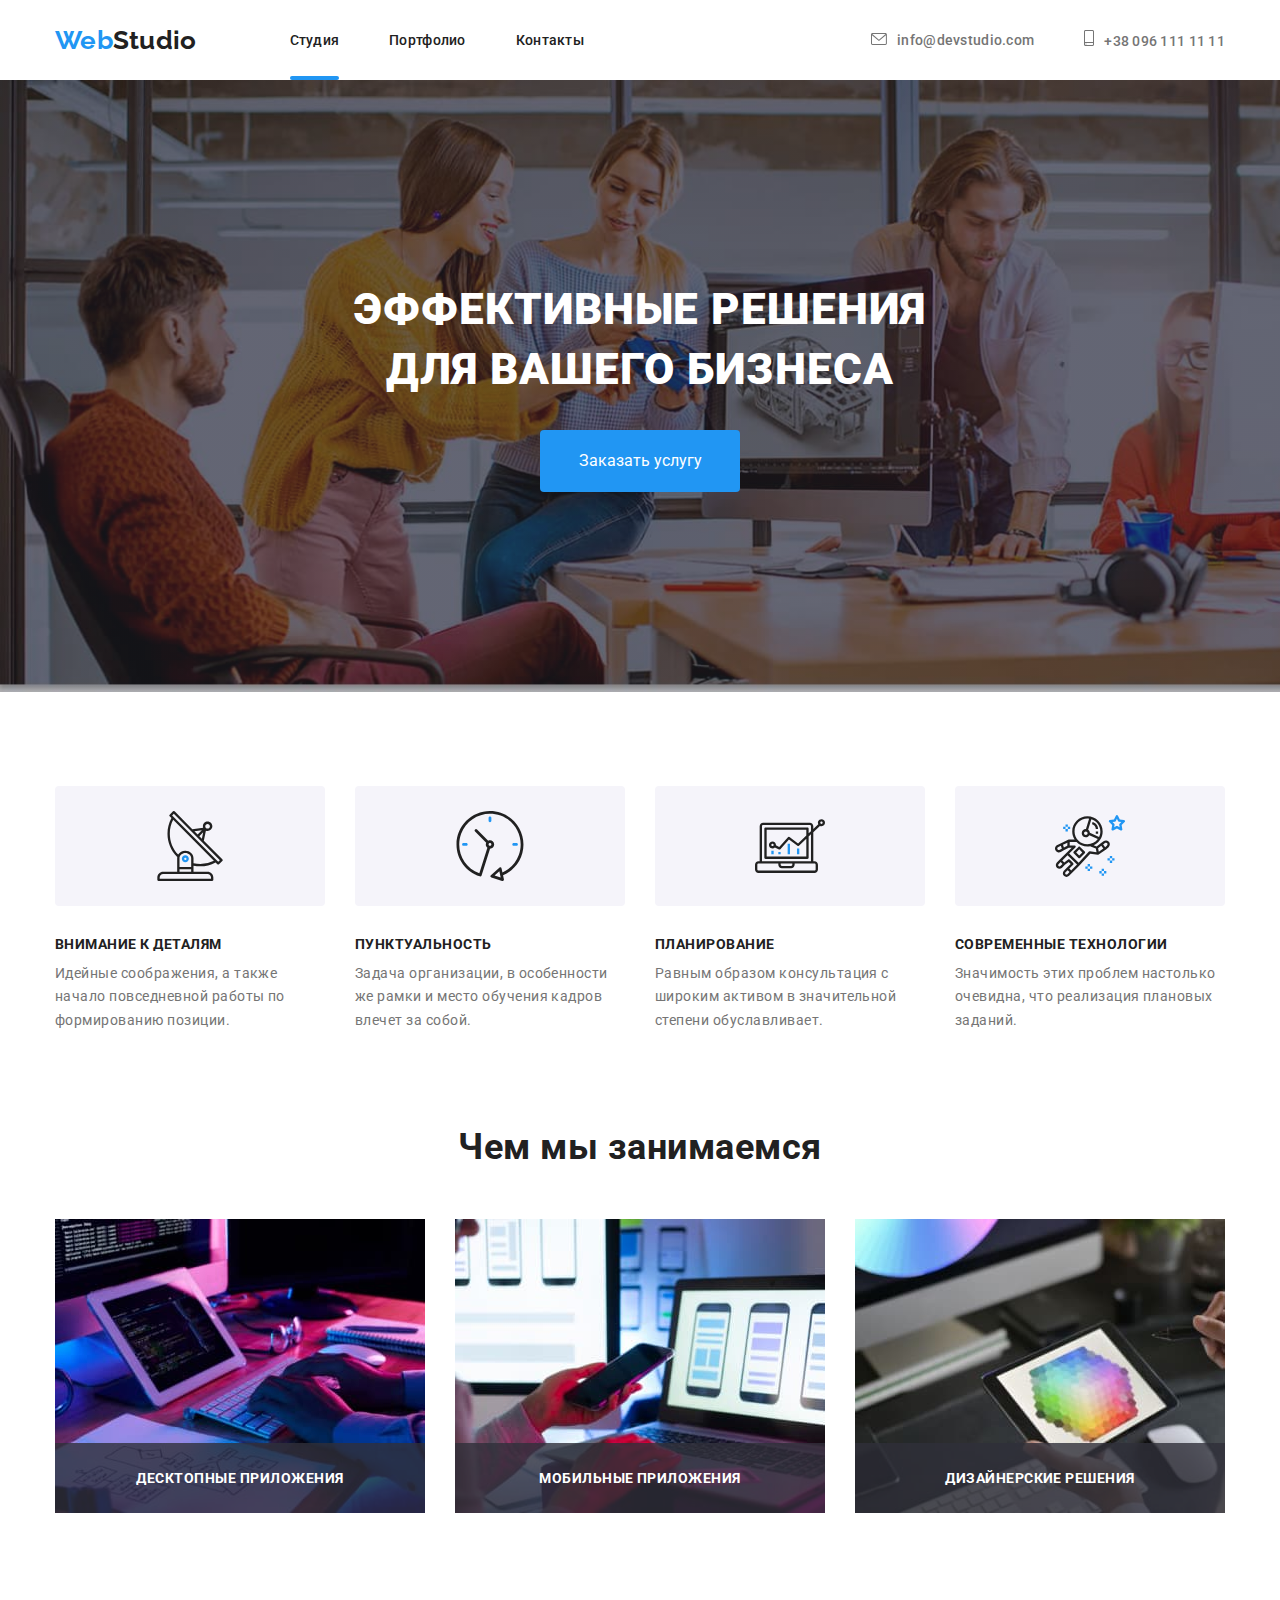
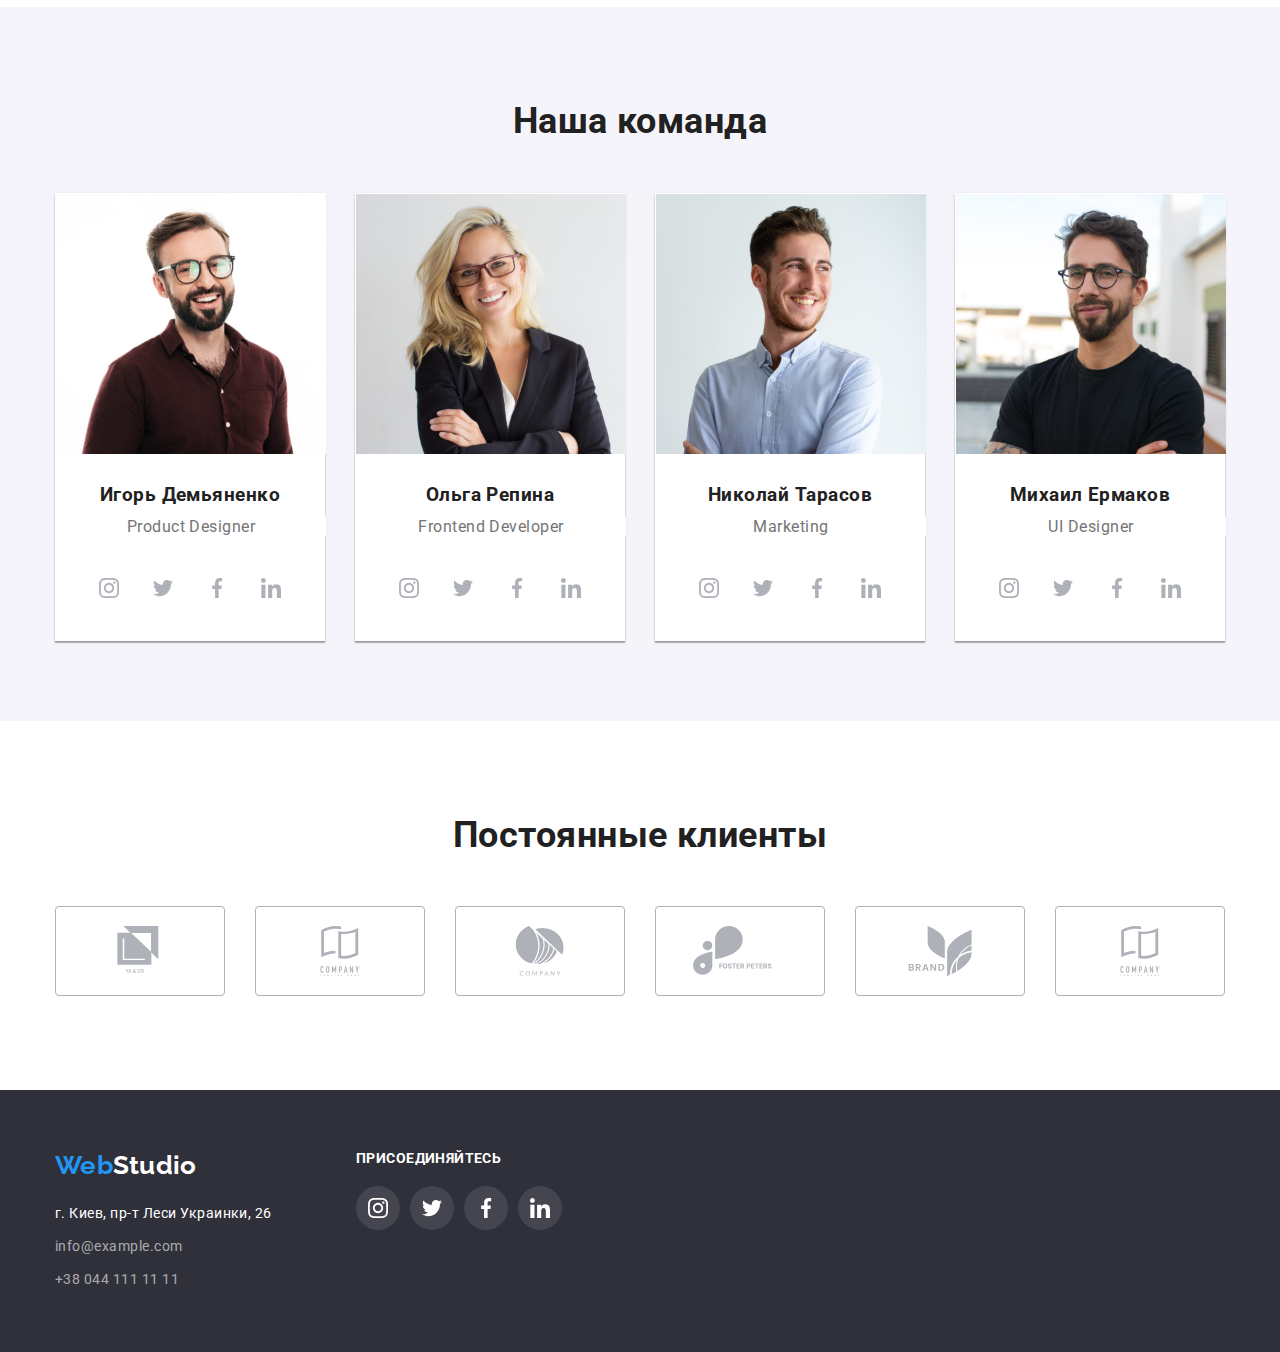
<file: index.html>
<!DOCTYPE html>
<html lang="ru">

<head>
  <meta charset="UTF-8" />
  <meta name="viewport" content="width=device-width, initial-scale=1.0" />
  <title>Главная</title>

  <link href="https://fonts.googleapis.com/css2?family=Roboto:wght@400;500;700;900&display=swap" rel="stylesheet">
  <link href="https://fonts.googleapis.com/css2?family=Raleway:wght@700&display=swap" rel="stylesheet">

  <link rel="stylesheet"
    href="https://cdnjs.cloudflare.com/ajax/libs/modern-normalize/1.0.0/modern-normalize.min.css" />
  <link rel="stylesheet" href="./css/styles.css">
</head>

<body>
  <header class="header">
    <div class="container main-nav">
      <nav>
        <ul class="site-nav list">
          <li><a href="./index.html" class="link item"><span class="logo">Web</span><span
                class="logo black-logo">Studio</span></a></li>
          <li class="item"><a href="#Studio" class="link head-link current">Студия</a></li>
          <li class="item"><a href="./Studio.html" class="link head-link">Портфолио</a></li>
          <li class="item"><a href="#Team" class="link head-link">Контакты</a></li>
        </ul>
      </nav>
      <ul class="contacts-nav list">
        <li class="item">
          <a href="mailto:info@devstudio.com" class="link address-link">
            <svg class="svg-envelope">
              <use href="./images/icons/sprite.svg#envelope ">
              </use>
            </svg>info@devstudio.com</a>
        </li>
        <li class="item">
          <a href="tel:+380961111111" class="link address-link">
            <svg class="svg-telephone">
              <use href="./images/icons/sprite.svg#smartphone ">
              </use>
            </svg>+38 096 111 11 11</a>
        </li>
      </ul>
    </div>
  </header>
  <main>

    <!--Герой-->
    <section class="hero hero-bg">
      <h1 class="hero-title">Эффективные решения <br> для вашего бизнеса </h1>
      <button class="btn" data-modal-open>Заказать услугу</button>
    </section>

    <!-- Преимущества -->
    <section id="Studio" class="section ">
      <div class="container ">
        <h2 hidden>Студия</h2>
        <ul class="feature-list list">
          <li class="item">
            <div class="feature-box">
              <svg class="feature-svg">
                <use href="./images/icons/sprite.svg#antenna ">
                </use>
              </svg>
            </div>
            <h3 class="title">Внимание к деталям</h3>
            <p class="description">
              Идейные соображения, а также начало повседневной работы по
              формированию позиции.
            </p>
          </li>
          <li class="item">
            <div class="feature-box">
              <svg class="feature-svg">
                <use href="./images/icons/sprite.svg#clock ">
                </use>
              </svg>
            </div>
            <h3 class="title">Пунктуальность</h3>
            <p class="description">
              Задача организации, в особенности же рамки и место обучения кадров
              влечет за собой.
            </p>
          </li>
          <li class="item">
            <div class="feature-box">
              <svg class="feature-svg">
                <use href="./images/icons/sprite.svg#diagram ">
                </use>
              </svg>
            </div>
            <h3 class="title">Планирование</h3>
            <p class="description">
              Равным образом консультация с широким активом в значительной
              степени обуславливает.
            </p>
          </li>
          <li class="item">
            <div class="feature-box">
              <svg class="feature-svg">
                <use href="./images/icons/sprite.svg#astronaut ">
                </use>
              </svg>
            </div>
            <h3 class="title">Современные технологии</h3>
            <p class="description">
              Значимость этих проблем настолько очевидна, что реализация
              плановых заданий.
            </p>
          </li>
        </ul>
      </div>
    </section>

    <!--Секция о нас-->
    <section id="Portfolio" class="section bottom-padding">
      <div class="container">
        <h2 class="section-title">Чем мы занимаемся</h2>
        <ul class="portfolio list">
          <li class="item">
            <div class="thumb">
              <img src="./images/services/img-1.jpg" width="370" height="294" alt="Разметка" />
              <p class="label">Десктопные приложения</p>
            </div>
          </li>
          <li class="item">
            <div class="thumb">
              <img src="./images/services/img-2.jpg" width="370" height="294" alt="Дизайн" />
              <p class="label">Мобильные приложения</p>
            </div>
          </li>
          <li class="item">
            <div class="thumb">
              <img src="./images/services/img-3.jpg" width="370" height="294" alt="Подбор цвета" />
              <p class="label">Дизайнерские решения</p>
            </div>
          </li>
        </ul>
      </div>
    </section>

    <!--Секция наша команда-->
    <section id="Team" class="background-team team">
      <div class="container">
        <h2 class="section-title">Наша команда</h2>
        <ul class="team-padding list">
          <li class="team-item">
            <img src="./images/team/img-1.jpg" width="270" height="260" alt="" />
            <h3 class="team-name">Игорь Демьяненко</h3>
            <p class="description">Product Designer</p>
            <ul class="list social-icons">
              <li class="social-icons-item">
                <a class="social-icons-link" href="" target="_blank" rel="noopener noreferer" aria-label="Instagram">
                  <svg class="social-icons-svg">
                    <use href="./images/icons/sprite.svg#instagram"></use>
                  </svg></a>
              </li>
              <li class="social-icons-item">
                <a class="social-icons-link" href="" target="_blank" rel="noopener noreferer" aria-label="Twitter">
                  <svg class="social-icons-svg">
                    <use href="./images/icons/sprite.svg#twitter"></use>
                  </svg></a>
              </li>
              <li class="social-icons-item">
                <a class="social-icons-link" href="" target="_blank" rel="noopener noreferer" aria-label="facebook">
                  <svg class="social-icons-svg">
                    <use href="./images/icons/sprite.svg#facebook"></use>
                  </svg></a>
              </li>
              <li class="social-icons-item">
                <a class="social-icons-link" href="" target="_blank" rel="noopener noreferer" aria-label="Linkedin">
                  <svg class="social-icons-svg">
                    <use href="./images/icons/sprite.svg#linkedin"></use>
                  </svg></a>
              </li>
            </ul>
          </li>
          <li class="team-item">
            <img src="./images/team/img-2.jpg" width="270" height="260" alt="" />
            <h3 class="team-name">Ольга Репина</h3>
            <p class="description">Frontend Developer</p>
            <ul class="list social-icons">
              <li class="social-icons-item">
                <a class="social-icons-link" href="" target="_blank" rel="noopener noreferer" aria-label="Instagram">
                  <svg class="social-icons-svg">
                    <use href="./images/icons/sprite.svg#instagram"></use>
                  </svg></a>
              </li>
              <li class="social-icons-item">
                <a class="social-icons-link" href="" target="_blank" rel="noopener noreferer" aria-label="Twitter">
                  <svg class="social-icons-svg">
                    <use href="./images/icons/sprite.svg#twitter"></use>
                  </svg></a>
              </li>
              <li class="social-icons-item">
                <a class="social-icons-link" href="" target="_blank" rel="noopener noreferer" aria-label="facebook">
                  <svg class="social-icons-svg">
                    <use href="./images/icons/sprite.svg#facebook"></use>
                  </svg></a>
              </li>
              <li class="social-icons-item">
                <a class="social-icons-link" href="" target="_blank" rel="noopener noreferer" aria-label="Linkedin">
                  <svg class="social-icons-svg">
                    <use href="./images/icons/sprite.svg#linkedin"></use>
                  </svg></a>
              </li>
            </ul>
          </li>
          <li class="team-item">
            <img src="./images/team/img-3.jpg" width="270" height="260" alt="" />
            <h3 class="team-name">Николай Тарасов</h3>
            <p class="description">Marketing</p>
            <ul class="list social-icons">
              <li class="social-icons-item">
                <a class="social-icons-link" href="" target="_blank" rel="noopener noreferer" aria-label="Instagram">
                  <svg class="social-icons-svg">
                    <use href="./images/icons/sprite.svg#instagram"></use>
                  </svg></a>
              </li>
              <li class="social-icons-item">
                <a class="social-icons-link" href="" target="_blank" rel="noopener noreferer" aria-label="Twitter">
                  <svg class="social-icons-svg">
                    <use href="./images/icons/sprite.svg#twitter"></use>
                  </svg></a>
              </li>
              <li class="social-icons-item">
                <a class="social-icons-link" href="" target="_blank" rel="noopener noreferer" aria-label="facebook">
                  <svg class="social-icons-svg">
                    <use href="./images/icons/sprite.svg#facebook"></use>
                  </svg></a>
              </li>
              <li class="social-icons-item">
                <a class="social-icons-link" href="" target="_blank" rel="noopener noreferer" aria-label="Linkedin">
                  <svg class="social-icons-svg">
                    <use href="./images/icons/sprite.svg#linkedin"></use>
                  </svg></a>
              </li>
            </ul>
          </li>
          <li class="team-item">
            <img src="./images/team/img-4.jpg" width="270" height="260" alt="" />
            <h3 class="team-name">Михаил Ермаков</h3>
            <p class="description">UI Designer</p>
            <ul class="list social-icons">
              <li class="social-icons-item">
                <a class="social-icons-link" href="" target="_blank" rel="noopener noreferer" aria-label="Instagram">
                  <svg class="social-icons-svg">
                    <use href="./images/icons/sprite.svg#instagram"></use>
                  </svg></a>
              </li>
              <li class="social-icons-item">
                <a class="social-icons-link" href="" target="_blank" rel="noopener noreferer" aria-label="Twitter">
                  <svg class="social-icons-svg">
                    <use href="./images/icons/sprite.svg#twitter"></use>
                  </svg></a>
              </li>
              <li class="social-icons-item">
                <a class="social-icons-link" href="" target="_blank" rel="noopener noreferer" aria-label="facebook">
                  <svg class="social-icons-svg">
                    <use href="./images/icons/sprite.svg#facebook"></use>
                  </svg></a>
              </li>
              <li class="social-icons-item">
                <a class="social-icons-link" href="" target="_blank" rel="noopener noreferer" aria-label="Linkedin">
                  <svg class="social-icons-svg">
                    <use href="./images/icons/sprite.svg#linkedin"></use>
                  </svg></a>
              </li>
            </ul>
          </li>
        </ul>
      </div>
    </section>

    <!-- Постоянные клиенты -->
    <section class="section">
      <div class="container">
        <h2 class="section-title">Постоянные клиенты</h2>
        <ul class="list clients">
          <li class="item">
            <div class="clients-box"><svg class="clients-svg">
                <use href="./images/icons/sprite.svg#yanco"> </use>
              </svg>
            </div>
          </li>
          <li class="item">
            <div class="clients-box"><svg class="clients-svg">
                <use href="./images/icons/sprite.svg#tagline"> </use>
              </svg></div>
          </li>
          <li class="item">
            <div class="clients-box"><svg class="clients-svg">
                <use href="./images/icons/sprite.svg#company"> </use>
              </svg></div>
          </li>
          <li class="item">
            <div class="clients-box"><svg class="clients-svg">
                <use href="./images/icons/sprite.svg#foster"> </use>
              </svg></div>
          </li>
          <li class="item">
            <div class="clients-box"><svg class="clients-svg">
                <use href="./images/icons/sprite.svg#brand"> </use>
              </svg>
            </div>
          </li>
          <li class="item">
            <div class="clients-box"><svg class="clients-svg">
                <use href="./images/icons/sprite.svg#tagline"> </use>
              </svg>
            </div>
          </li>
        </ul>
      </div>
    </section>
  </main>
  <!--Секция подвал-->
  <footer class="footer padding-footer">
    <div class="container flex-footer">
      <div class="addresses">
        <a href="./index.html" class="link item"> <span class="logo">Web</span><span
            class="logo white-logo">Studio</span></a>
        <address>
          <ul class="footer-address list">
            <li class="item">
              <a href="https://goo.gl/maps/mCpDXbgMNV3ADm6YA" class="footer footer-address" target="blank"
                rel="noopener noreferer">
                г. Киев, пр-т Леси Украинки, 26</a>
            </li>
            <li class="item"><a href="mailto:info@example.com" class="footer footer-contacts">info@example.com</a></li>
            <li class="item"><a href="tel:+380441111111" class="footer footer-contacts  ">+38 044 111 11
                11</a></li>
          </ul>
        </address>
      </div>
      <div class="join-us">
        <h3 class="join-section">Присоединяйтесь</h3>
        <ul class="list social-icons">
          <li class="social-icons-item">
            <a class="social-icons-link-footer" href="" target="_blank" rel="noopener noreferer" aria-label="Instagram">
              <svg class="social-icons-svg-footer">
                <use href="./images/icons/sprite.svg#instagram"></use>
              </svg></a>
          </li>
          <li class="social-icons-item">
            <a class="social-icons-link-footer" href="" target="_blank" rel="noopener noreferer" aria-label="Twitter">
              <svg class="social-icons-svg-footer">
                <use href="./images/icons/sprite.svg#twitter"></use>
              </svg></a>
          </li>
          <li class="social-icons-item">
            <a class="social-icons-link-footer" href="" target="_blank" rel="noopener noreferer" aria-label="facebook">
              <svg class="social-icons-svg-footer">
                <use href="./images/icons/sprite.svg#facebook"></use>
              </svg></a>
          </li>
          <li class="social-icons-item">
            <a class="social-icons-link-footer" href="" target="_blank" rel="noopener noreferer" aria-label="Linkedin">
              <svg class="social-icons-svg-footer">
                <use href="./images/icons/sprite.svg#linkedin"></use>
              </svg>
            </a>
          </li>
        </ul>
      </div>
    </div>
  </footer>

  <!-- Модальное окно -->
  <div class="backdrop is-hidden" data-modal>
    <div class="modal">
      <p class="modal-info">
        Lorem ipsum dolor sit amet consectetur adipisicing elit. Nulla quis
        debitis quibusdam doloremque perspiciatis distinctio consequuntur
        nobis ipsa dolore earum quisquam qui eveniet maxime ad, numquam libero
        quos, veritatis accusantium similique tempora nemo? Quo consequuntur
        iusto eius aut facilis doloribus aliquam quae vitae dolor
        voluptatibus? Accusamus corrupti cumque odio illo.
      </p>
      <button class="btn-modal" data-modal-close>
        <img class="svg-modal" src="./images/icons/close-button.svg" alt=""></button>
    </div>
  </div>
  <script src="./js/modal.js">
  </script>
</body>

</html>
</file>
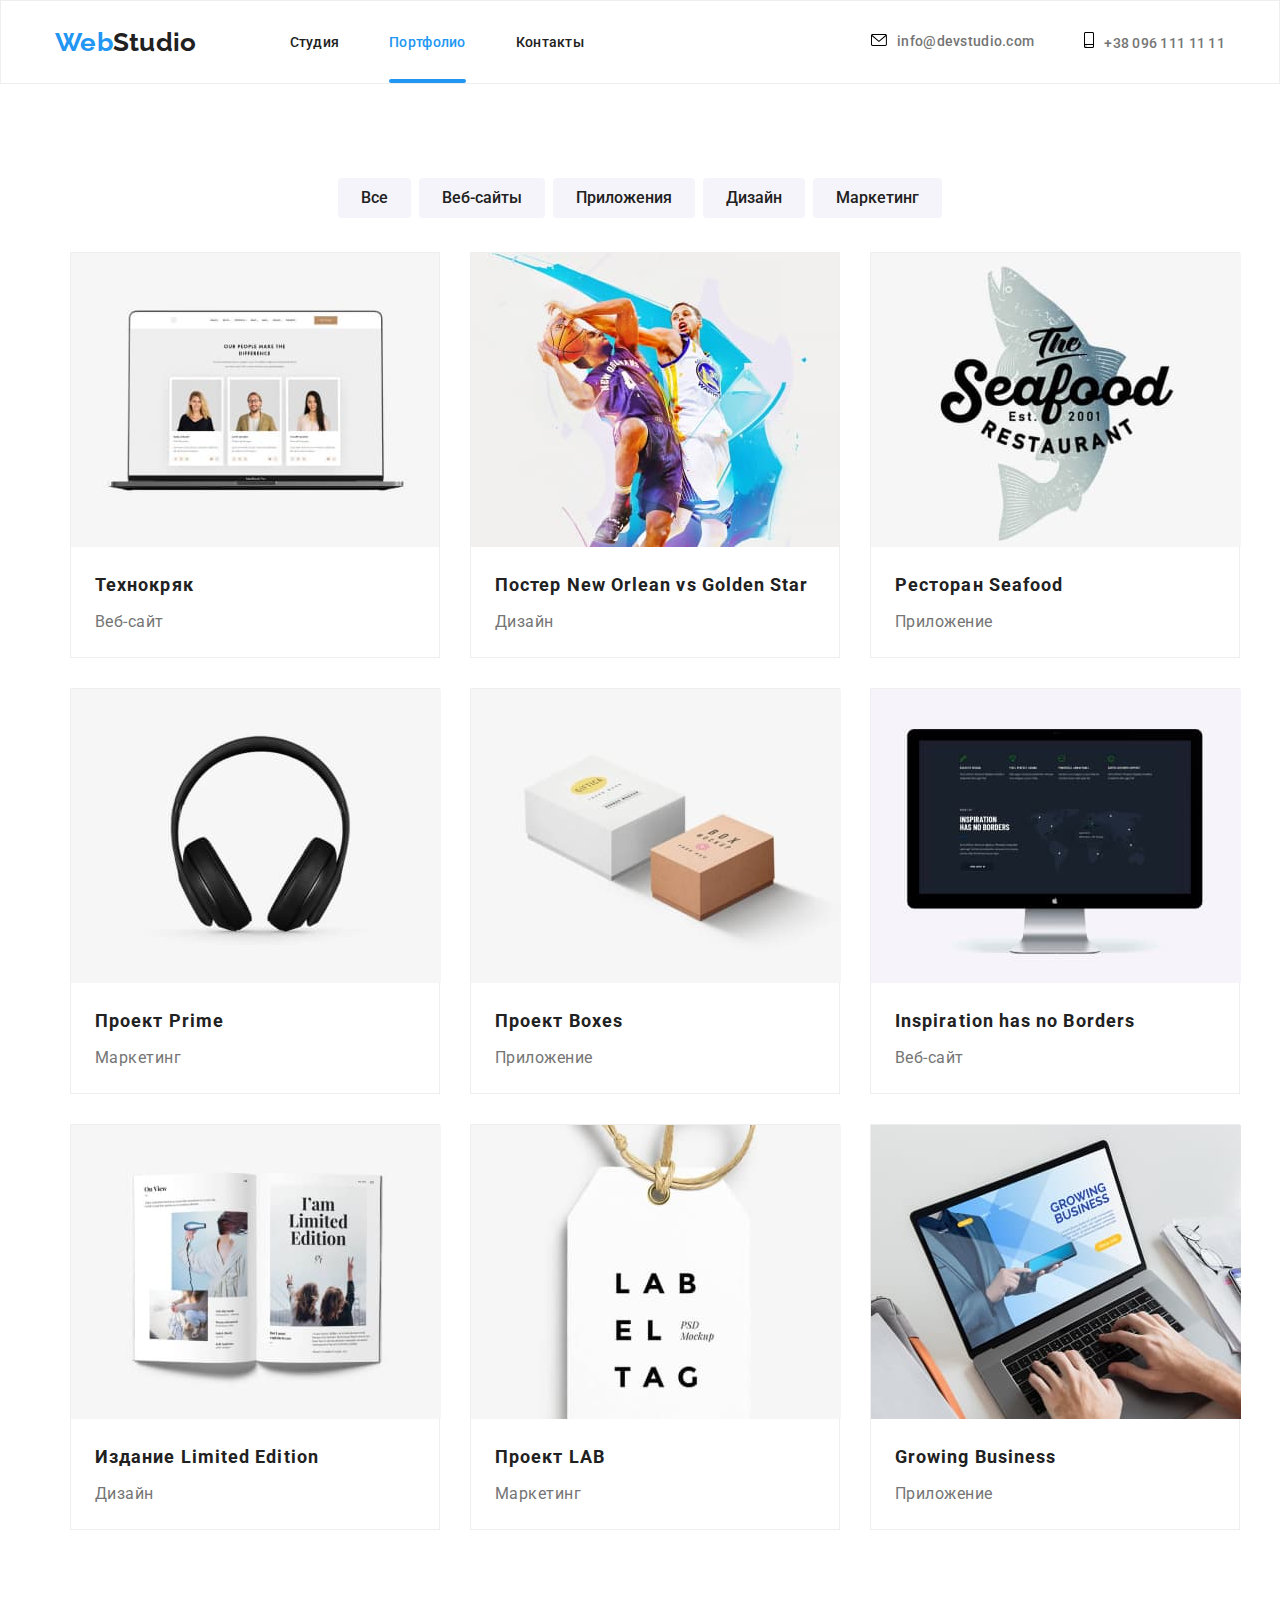
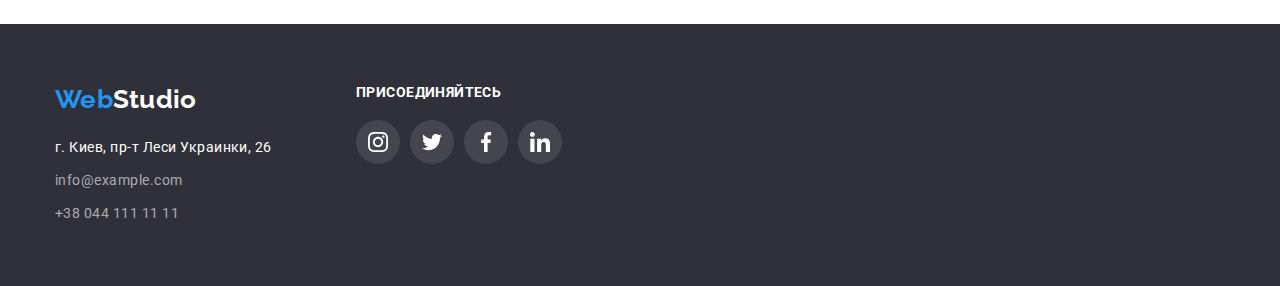
<file: Studio.html>
<!DOCTYPE html>
<html lang="en">

<head>
    <meta charset="UTF-8">
    <meta name="viewport" content="width=device-width, initial-scale=1.0">
    <title>Studio</title>
    <link href="https://fonts.googleapis.com/css2?family=Roboto:wght@400;500;700;900&display=swap" rel="stylesheet">
    <link href="https://fonts.googleapis.com/css2?family=Raleway:wght@700&display=swap" rel="stylesheet">
    <link rel="stylesheet"
        href="https://cdnjs.cloudflare.com/ajax/libs/modern-normalize/1.0.0/modern-normalize.min.css" />
    <link rel="stylesheet" href="./css/styles-studio.css">
</head>

<body>
    <header class="header">
        <div class="container main-nav">
            <nav>
                <ul class="site-nav list">
                    <li><a href="./index.html" class="link item"><span class="logo">Web</span><span
                                class="logo black-logo">Studio</span></a>
                    </li>
                    <li class="item"><a href="./index.html" class="link link-primary">Студия</a></li>
                    <li class="item"><a href="" class="link link-secondary">Портфолио</a></li>
                    <li class="item"><a href="" class="link link-primary">Контакты</a></li>
                </ul>
            </nav>
            <ul class="contacts-nav list">
                <li class="item">
                    <a href="mailto:info@devstudio.com" class="link address-link">
                        <svg class="link svg-envelope">
                            <use href="./images/icons/sprite.svg#envelope ">
                            </use>
                        </svg>info@devstudio.com</a>
                </li>
                <li class="item">
                    <a href="tel:+380961111111" class="link address-link">
                        <svg class="svg-telephone">
                            <use href="./images/icons/sprite.svg#smartphone ">
                            </use>
                        </svg>+38 096 111 11 11</a>
                </li>
            </ul>
        </div>
    </header>

    <section class="services">
        <h1 class="visually-hidden">Портфолио</h1>
        <div class="container">
            <ul class="options list">
                <li class="item"><a href=""></a><button class="list options-button">Все</button></li>
                <li class="item"><a href=""></a><button class="list options-button">Веб-cайты</button></li>
                <li class="item"><a href=""></a><button class="list options-button">Приложения</button></li>
                <li class="item"><a href=""></a><button class="list options-button">Дизайн</button></li>
                <li class="item"><a href=""></a><button class="list options-button">Маркетинг</button></li>
            </ul>
            <h2 class="visually-hidden">Примеры работ</h2>
            <div class="container">
                <ul class="flex-container list">

                    <li class="flex-element item">
                        <div class="product-thumb">
                            <img src="./images-studio/tehnokryak.jpg" alt="Технокряк" width="370">
                            <div class="product-overlay">
                                <p class="product-info">Технокряк это современная площадка распространения
                                    коронавируса. Компании используют
                                    эту платформу для цифрового шпионажа и атак на на защищенные сервера
                                    конкурентов.
                                </p>
                            </div>
                        </div>
                        <div class="description">
                            <h3 class="item-title">Технокряк</h3>
                            <p class="item-description">Веб-сайт</p>

                        </div>
                    </li>
                    <li class="flex-element">
                        <div class="product-thumb">
                            <img src="./images-studio/poster-new-orlean.jpg" alt="Постер New Orlean vs Golden Star"
                                width="370">
                            <div class="product-overlay">
                                <p class="product-info">Технокряк это современная площадка распространения
                                    коронавируса. Компании используют
                                    эту платформу для цифрового шпионажа и атак на на защищенные сервера
                                    конкурентов.
                                </p>
                            </div>
                        </div>
                        <div class="description">
                            <h3 class="item-title">Постер New Orlean vs Golden Star</h3>
                            <p class="item-description">Дизайн</p>
                        </div>
                    </li>
                    <li class="flex-element">
                        <img src="./images-studio/restaurant-sea-food.jpg" alt="Ресторан Seafood" width="370">
                        <div class="description">
                            <h3 class="item-title">Ресторан Seafood</h3>
                            <p class="item-description">Приложение</p>
                        </div>
                    </li>
                    <li class="flex-element">
                        <img src="./images-studio/project-prime.jpg" alt="Проект Prime" width="370">
                        <div class="description">
                            <h3 class="item-title">Проект Prime</h3>
                            <p class="item-description">Маркетинг</p>
                        </div>
                    </li>
                    <li class="flex-element">
                        <img src="./images-studio/project-boxes.jpg" alt="Проект Boxes" width="370">
                        <div class="description">
                            <h3 class="item-title">Проект Boxes</h3>
                            <p class="item-description">Приложение</p>
                        </div>
                    </li>
                    <li class="flex-element">
                        <img src="./images-studio/inspiration-has-no-borders.jpg" alt="Inspiration has no Borders"
                            width="370">
                        <div class="description">
                            <h3 class="item-title">Inspiration has no Borders</h3>
                            <p class="item-description">Веб-сайт</p>
                        </div>
                    </li>
                    <li class="flex-element">
                        <img src="./images-studio/limited-edition.jpg" alt="Издание Limited Edition" width="370">
                        <div class="description">
                            <h3 class="item-title">Издание Limited Edition</h3>
                            <p class="item-description">Дизайн</p>
                        </div>
                    </li>
                    <li class="flex-element">
                        <img src="./images-studio/project-lab.jpg" alt="Проект LAB" width="370">
                        <div class="description">
                            <h3 class="item-title">Проект LAB</h3>
                            <p class="item-description">Маркетинг</p>
                        </div>
                    </li>
                    <li class="flex-element">
                        <img src="./images-studio/growing-business.jpg" alt="Growing Business" width="370">
                        <div class="description">
                            <h3 class="item-title">Growing Business</h3>
                            <p class="item-description">Приложение</p>
                        </div>
                    </li>
                </ul>
            </div>
        </div>
    </section>

    <!--Секция подвал-->
    <footer class="div-footer footer">
        <div class="container flex-footer">
            <div class="addresses">
                <a href="./index.html" class="link"> <span class="logo">Web</span><span
                        class="logo white-logo">Studio</span></a>
                <address>
                    <ul class="footer-address list">
                        <li class="item">
                            <a href="https://goo.gl/maps/mCpDXbgMNV3ADm6YA" class="footer footer-address" target="blank"
                                rel="noopener noreferer">
                                г. Киев, пр-т Леси Украинки, 26</a>
                        </li>
                        <li class="item"><a href="mailto:info@example.com"
                                class="footer footer-contacts">info@example.com</a>
                        </li>
                        <li class="item"><a href="tel:+380441111111" class="footer footer-contacts  ">+38 044 111 11
                                11</a></li>
                    </ul>
                </address>
            </div>

            <div class="join-us">
                <h3 class="join-section">Присоединяйтесь</h3>
                <ul class="list social-icons">
                    <li class="social-icons-item">
                        <a class="social-icons-link-footer" href="" target="_blank" rel="noopener noreferer"
                            aria-label="Instagram">
                            <svg class="social-icons-svg-footer">
                                <use href="./images/icons/sprite.svg#instagram"></use>
                            </svg></a>
                    </li>
                    <li class="social-icons-item">
                        <a class="social-icons-link-footer" href="" target="_blank" rel="noopener noreferer"
                            aria-label="Twitter">
                            <svg class="social-icons-svg-footer">
                                <use href="./images/icons/sprite.svg#twitter"></use>
                            </svg></a>
                    </li>
                    <li class="social-icons-item">
                        <a class="social-icons-link-footer" href="" target="_blank" rel="noopener noreferer"
                            aria-label="facebook">
                            <svg class="social-icons-svg-footer">
                                <use href="./images/icons/sprite.svg#facebook"></use>
                            </svg></a>
                    </li>
                    <li class="social-icons-item">
                        <a class="social-icons-link-footer" href="" target="_blank" rel="noopener noreferer"
                            aria-label="Linkedin">
                            <svg class="social-icons-svg-footer">
                                <use href="./images/icons/sprite.svg#linkedin"></use>
                            </svg></a>
                    </li>
                </ul>
            </div>
        </div>
    </footer>
</body>

</html>
</file>
<file: css/styles.css>
html {
  box-sizing: border-box;
}

*,
*::before,
*::after {
  box-sizing: inherit;
}

h1,
h2,
h3,
h4,
h5,
h6 {
  margin: 0;
  padding: 0;
}

ul,
li,
p {
  padding: 0;
  margin: 0;
}

:root {
  --primary-text-black: #212121;
  --primary-text-gray: #757575;
  --text-accent: #2196f3;
  --white: #ffffff;
  --address-footer: rgba(255, 255, 255, 0.6);
  --background-hero: #2f303a;
  --background-team: #f5f4fa;
  --icon-color: #afb1b8;
}

body {
  font-family: Roboto;
  font-style: normal;
  font-weight: normal;
  letter-spacing: 0.03em;
  color: var(--primary-text-black);
}

img {
  display: block;
}

.list {
  list-style: none;
  padding: 0;
  margin: 0;
}

.container {
  margin-left: auto;
  margin-right: auto;
  width: 1200px;
  padding-left: 15px;
  padding-right: 15px;
  /* outline: 1px solid var(--background-hero); */
}

.main-nav {
  display: flex;
  align-items: center;
}

.site-nav {
  display: flex;
  align-items: center;
}

/* только первый */
.site-nav .item:first-child {
  margin-right: 93px;
}

/* всем кроме последнего */
.site-nav .item:not(:last-child) {
  margin-right: 50px;
}

.site-nav .item {
  padding-top: 32px;
  padding-bottom: 32px;
  position: relative;
}

.contacts-nav {
  display: flex;
  justify-content: center;
  align-items: center;
  margin-left: auto;
}

/* всем кроме первого  */
.contacts-nav .item + .item {
  margin-left: 50px;
}

.header {
  padding-left: 0;
  padding-right: 0;
}

.logo {
  font-family: Raleway;
  color: var(--text-accent);
  font-weight: 700;
  font-size: 26px;
  line-height: 1.192;
}

.black-logo {
  color: var(--primary-text-black);
}

.white-logo {
  color: var(--white);
}

.link {
  font-weight: 500;
  font-size: 14px;
  line-height: 1.142;
  letter-spacing: 0.02em;
  text-decoration: none;
  transition: fill 250ms cubic-bezier(0.4, 0, 0.2, 1);
}

.address-link:hover .svg-envelope,
.address-link:focus .svg-envelope,
.address-link:hover .svg-telephone,
.address-link:focus .svg-telephone,
.link:hover,
.link:focus {
  color: var(--text-accent);
  fill: var(--text-accent);
}

.head-link {
  display: block;
  color: var(--primary-text-black);
  transition: color 250ms cubic-bezier(0.4, 0, 0.2, 1);
}

.current::before {
  content: "";
  display: block;

  bottom: 0;
  margin: 0;
  position: absolute;
  width: 100%;
  height: 4px;
  background-color: var(--text-accent);
  border-radius: 2px;
}

.address-link {
  color: var(--primary-text-gray);
  fill: var(--primary-text-gray);
  align-items: center;
  justify-content: center;
  /* display: flex; */

  transition: color 250ms cubic-bezier(0.4, 0, 0.2, 1);
}

.svg-envelope {
  align-items: center;
  justify-content: center;
  width: 16px;
  height: 12px;
  margin-right: 10px;
  transition: fill 250ms cubic-bezier(0.4, 0, 0.2, 1);
}

.svg-telephone {
  align-items: center;
  justify-content: center;
  width: 10px;
  height: 16px;
  margin-right: 10px;
  transition: fill 250ms cubic-bezier(0.4, 0, 0.2, 1);
}

.section {
  padding-top: 94px;
}

.hero {
  color: var(--white);
  background-color: var(--background-hero);
  text-align: center;
  letter-spacing: 0.06em;
  text-transform: uppercase;
  padding-top: 200px;
  padding-bottom: 200px;
  align-items: center;
}

.hero-bg {
  background-image: linear-gradient(
      to right,
      rgba(47, 48, 58, 0.4),
      rgba(47, 48, 58, 0.4)
    ),
    url(../images/hero/hero-bg.jpg);
  background-repeat: no-repeat;
  background-size: cover;
}
.hero-title {
  font-weight: 900;
  font-size: 44px;
  line-height: 1.36;
  margin-bottom: 30px;
}

.btn {
  background-color: var(--text-accent);
  display: inline-block;

  border-radius: 4px;
  padding: 15px 32px;
  min-width: 200px;
  border: 1px solid transparent;

  color: var(--white);

  font-weight: 700;
  font-size: 16px;
  font: inherit;
  line-height: 1.87;
}

/* Преимущества */

.bottom-padding {
  padding-bottom: 94px;
}

.feature {
  margin-bottom: 30px;
}

.feature-list {
  display: flex;
}

.feature-box {
  display: flex;
  justify-content: center;
  align-items: center;
  border-radius: 4px;
  width: 270px;
  height: 120px;
  background-color: #f5f4fa;
  margin-bottom: 30px;
}

.feature-svg {
  width: 70px;
  height: 70px;
}

.feature-list .item {
  width: 270px;
}

.feature-list .item:not(:last-child) {
  margin-right: 30px;
}

.title {
  font-weight: 700;
  font-size: 14px;
  line-height: 1.143;
  text-transform: uppercase;
  color: var(--primary-text-black);
  padding-bottom: 10px;
}

.description {
  font-size: 14px;
  line-height: 1.71;
  color: var(--primary-text-gray);
}

/* Portfolio */
.section-title {
  font-weight: 700;
  font-size: 36px;
  line-height: 1.166;
  text-align: center;
  color: var(--primary-text-black);
  margin-bottom: 50px;
}

.portfolio {
  display: flex;
}

.portfolio .item {
  position: relative;
}

.portfolio .item:not(:last-child) {
  margin-right: 30px;
}

/* .thumb {
  position: relative;
  margin: 10px;
} */

.thumb > .label {
  position: absolute;
  display: flex;
  width: 100%;
  padding: 0;
  bottom: 0;
  justify-content: center;
  padding: 27px 80px;

  background-color: rgba(47, 48, 58, 0.8);
  font-family: inherit;
  font-style: normal;
  font-weight: 700;
  font-size: 14px;
  line-height: 1.172;
  text-transform: uppercase;
  color: var(--white);
  /* border-color: red; */
}

/* Team */
.team {
  padding-top: 94px;
}

.background-team {
  background-color: var(--background-team);
}

.team-padding {
  display: flex;
  padding-bottom: 50px;
  justify-content: center;
}

.team-item {
  width: 270px;
  margin-bottom: 30px;
  font-weight: 500;
  font-size: 16px;
  line-height: 1.187;

  text-align: center;
  color: var(--primary-text-black);
  background-color: var(--white);
  border: 1px solid transparent;
  box-shadow: 0px 1px 3px rgba(0, 0, 0, 0.12), 0px 1px 1px rgba(0, 0, 0, 0.14),
    0px 2px 1px rgba(0, 0, 0, 0.2);
  transition: box-shadow 250ms cubic-bezier(0.4, 0, 0.2, 1);
}

.team-item:hover {
  box-shadow: 0px 4px 4px rgba(0, 0, 0, 0.25);
}

.team-item:not(:last-child) {
  margin-right: 30px;
}

.team-name {
  margin-top: 30px;
}

.team .description {
  width: 270px;
  margin-bottom: 30px;
  font-weight: 500;
  font-size: 16px;
  line-height: 1.187;

  text-align: center;
  color: var(--primary-text-black);
  background-color: var(--white);

  font-weight: normal;
  color: var(--primary-text-gray);
  margin-top: 10px;
}

.social-icons {
  display: flex;
  justify-content: center;
  padding-bottom: 30px;
  padding-left: 32px;
  padding-right: 32px;
}

.social-icons-item:not(:last-child) {
  margin-right: 10px;
}

.social-icons-link {
  display: flex;
  justify-content: center;
  align-items: center;
  width: 44px;
  height: 44px;
  background-color: var(--white);
  border-radius: 50%;
  transition: background-color 250ms cubic-bezier(0.4, 0, 0.2, 1);
}

.social-icons-svg {
  width: 20px;
  height: 20px;
  fill: var(--icon-color);
  transition: fill 250ms cubic-bezier(0.4, 0, 0.2, 1);
}

.social-icons-link:hover .social-icons-svg,
.social-icons-link:hover,
.social-icons-link:focus .social-icons-svg,
.social-icons-link:focus {
  background-color: var(--text-accent);
  fill: var(--white);
}

.clients {
  display: flex;
  padding-bottom: 94px;
}

.clients .item:not(:last-child) {
  margin-right: 30px;
}

.clients-box {
  display: flex;
  justify-content: center;
  align-items: center;
  border: 1px solid var(--icon-color);
  border-radius: 4px;
  background-color: var(--white);
  width: 170px;
  height: 90px;
  transition: border 250ms cubic-bezier(0.4, 0, 0.2, 1);
}

.clients-svg {
  fill: var(--icon-color);
  min-width: 45px;
  height: 50px;
  transition: fill 250ms cubic-bezier(0.4, 0, 0.2, 1);
}

.clients-box:hover,
.clients-box:focus {
  border: 1px solid var(--text-accent);
}

.clients-box:hover .clients-svg,
.clients-box:focus.clients-svg {
  fill: var(--text-accent);
}

.footer {
  background-color: var(--background-hero);
  font-size: 14px;
  line-height: 1.71;
  font-style: normal;
}

.padding-footer {
  padding-top: 60px;
  padding-bottom: 60px;
}

.footer-address {
  color: var(--white);
  text-decoration: none;
}

.footer-address .item:not(:last-child) {
  margin-bottom: 9px;
}

.footer-address .item:first-child {
  margin-top: 20px;
}

.footer-contacts {
  color: rgba(255, 255, 255, 0.6);
  text-decoration: none;
}

.flex-footer {
  display: flex;
}

.addresses {
  width: 231px;
}

.join-us {
  display: flex;
  flex-direction: column;
  align-items: left;
  margin-left: 70px;
  width: 206px;
}

.join-section {
  margin-bottom: 20px;
  color: var(--white);

  font-weight: bold;
  font-size: 14px;
  line-height: 16px;
  letter-spacing: 0.03em;
  text-transform: uppercase;
}

.social-icons-link-footer {
  display: flex;
  justify-content: center;
  align-items: center;
  width: 44px;
  height: 44px;
  background-color: rgba(255, 255, 255, 0.1);
  border-radius: 50%;

  transition: background-color 250ms cubic-bezier(0.4, 0, 0.2, 1);
}

.social-icons-svg-footer {
  width: 20px;
  height: 20px;
  fill: var(--white);
}

.social-icons-link-footer:hover .social-icons-svg,
.social-icons-link-footer:hover,
.social-icons-link-footer:focus .social-icons-svg,
.social-icons-link-footer:focus {
  background-color: var(--text-accent);
}

/* Модальное окно */
.backdrop {
  position: fixed;
  top: 0;
  left: 0;
  width: 100%;
  height: 100%;
  background-color: rgba(0, 0, 0, 0.2);

  opacity: 1;

  transition: opacity 250ms cubic-bezier(0.4, 0, 0.2, 1);
}

/*когда бекдроп спрятан - для js */
.backdrop.is-hidden {
  opacity: 0;
  pointer-events: none;
}

/* модалка спрятана - для js */
.backdrop.is-hidden .modal {
  transform: translate(-50%, -50%) scale(1.5);
}

/* когда показано */
.modal {
  position: absolute;
  position: relative;
  top: 50%;
  left: 50%;

  transform: translate(-50%, -50%) scale(1);

  height: 581px;
  width: 528px;
  padding: 15px;

  background-color: #fff;

  transition: transform 250ms cubic-bezier(0.4, 0, 0.2, 1);
}

.btn-modal {
  position: absolute;
  top: 0;
  right: 0;

  display: flex;
  align-items: center;
  justify-content: center;

  margin-top: 8px;
  margin-right: 8px;

  width: 30px;
  height: 30px;

  border: 1px solid rgba(0, 0, 0, 0.1);
  border-radius: 50%;
}

.svg-modal {
  width: 18px;
  height: 18px;
}

.modal-info {
  padding: 63px 24px;
  font-size: 18px;
  line-height: 1.55;
  color: var(--primary-text-gray);
}
</file>
<file: css/styles-studio.css>
html {
  box-sizing: border-box;
}

*,
*::before,
*::after {
  box-sizing: inherit;
}

h1,
h2,
h3,
h4,
h5,
h6,
ul,
p,
li,
a {
  margin: 0;
  padding: 0;
}

:root {
  --primary-text-black: #212121;
  --primary-text-gray: #757575;
  --text-accent: #2196f3;
  --white: #ffffff;
  --address-footer: rgba(255, 255, 255, 0.6);
  --background-hero: #2f303a;
  --background-button: #f5f4fa;
  --section-border: #eeeeee;
}

body {
  font-family: Roboto;
  font-style: normal;
  font-weight: normal;
  letter-spacing: 0.03em;
  color: var(--primary-text-black);
}

img {
  display: block;
  height: auto;
}

.container {
  margin-left: auto;
  margin-right: auto;
  width: 1200px;
  padding-left: 15px;
  padding-right: 15px;
  /* outline: 1px solid var(--background-hero); */
}

.visually-hidden {
  position: absolute !important;
  clip: rect(1px 1px 1px 1px);
  clip: rect(1px, 1px, 1px, 1px);
  padding: 0 !important;
  border: 0 !important;
  height: 1px !important;
  width: 1px !important;
  overflow: hidden;
}

.list {
  list-style: none;
  text-decoration: none;
}

.main-nav {
  display: flex;
  align-items: center;
}

.site-nav {
  display: flex;
  align-items: center;
}

/* только первый */
.site-nav .item:first-child {
  margin-right: 93px;
}

/* всем кроме последнего */
.site-nav .item:not(:last-child) {
  margin-right: 50px;
}

.site-nav .item {
  padding-top: 32px;
  padding-bottom: 32px;
  position: relative;
}

.contacts-nav {
  display: flex;
  margin-left: auto;
}

/* всем кроме первого  */
.contacts-nav .item + .item {
  margin-left: 50px;
}

.header {
  padding-left: 0;
  padding-right: 0;
  border: 1px solid var(--section-border);
}
.logo {
  font-family: Raleway;
  color: var(--text-accent);
  font-weight: 700;
  font-size: 26px;
  line-height: 1.192;
}

.black-logo {
  color: var(--primary-text-black);
}

.white-logo {
  color: var(--white);
}

.link {
  font-weight: 500;
  font-size: 14px;
  line-height: 1.143;
  letter-spacing: 0.02em;
  text-decoration: none;
  transition: color 250ms cubic-bezier(0.4, 0, 0.2, 1);
}

.link:hover,
.link:focus {
  color: var(--text-accent);
}

.link-primary {
  color: var(--primary-text-black);
}

.link-secondary {
  color: var(--text-accent);
}

.link-secondary::before {
  content: "";
  display: block;

  bottom: 0;
  margin: 0;
  position: absolute;
  width: 100%;
  height: 4px;
  background-color: var(--text-accent);
  border-radius: 2px;
}

.address-link {
  color: var(--primary-text-gray);
  transition: color 250ms cubic-bezier(0.4, 0, 0.2, 1);
}

.address-link:hover .svg-envelope,
.address-link:focus .svg-envelope,
.address-link:hover .svg-telephone,
.address-link:focus .svg-telephone,
.link:hover,
.link:focus {
  color: var(--text-accent);
  fill: var(--text-accent);
}

.contacts-nav .svg-envelope {
  align-items: center;
  justify-content: center;
  width: 16px;
  height: 12px;
  margin-right: 10px;

  transition: fill 250ms cubic-bezier(0.4, 0, 0.2, 1);
}

.contacts-nav .svg-telephone {
  align-items: center;
  justify-content: center;
  width: 10px;
  height: 16px;
  margin-right: 10px;

  transition: fill 250ms cubic-bezier(0.4, 0, 0.2, 1);
}

/*Услуги*/

.services {
  padding-top: 94px;
  padding-bottom: 94px;
}

.options {
  display: flex;
  padding-left: auto;
  padding-right: auto;

  margin-bottom: 34px;
  align-items: center;
  justify-content: center;
}

.options .item:not(:last-child) {
  margin-right: 8px;
}

.options-button {
  display: inline-flex;
  color: var(--primary-text-black);
  background-color: var(--background-button);
  text-align: center;
  align-items: center;
  padding: 6px 22px;

  border: 1px solid transparent;
  border-radius: 4px;
  font-weight: 500;
  font-size: 16px;
  line-height: 1.62;

  transition: background-color 250ms cubic-bezier(0.4, 0, 0.2, 1);
}

.options-button:hover,
.options-button:focus {
  color: var(--white);
  background-color: var(--text-accent);
  transition: color 250ms cubic-bezier(0.4, 0, 0.2, 1);
}

/* Examples */

.product-thumb {
  position: relative;
  overflow: hidden;
}

.product-overlay {
  position: absolute;
  top: 0;
  left: 0;
  width: 100%;
  height: 100%;
  background-color: var(--text-accent);

  transform: translateY(100%);
  transition: transform 250ms cubic-bezier(0.4, 0, 0.2, 1);
}

.product-thumb:hover .product-overlay {
  transform: translateY(0);
}

.product-info {
  padding: 63px 24px;
  font-size: 18px;
  line-height: 1.55;
  color: var(--white);
}

.flex-container {
  display: flex;
  flex-wrap: wrap;
  margin-bottom: -30px;
  margin-right: -30px;
  padding-inline-start: 0;
}

.flex-element {
  width: calc((100% - 90px) / 3);
  margin-bottom: 30px;
  margin-right: 30px;
  justify-content: space-between;
  align-items: center;
  border: 1px solid var(--section-border);

  transition: box-shadow 250ms cubic-bezier(0.4, 0, 0.2, 1);
}

.flex-element:hover {
  box-shadow: 0px 4px 4px rgba(0, 0, 0, 0.25);
}

.flex-element .item-title {
  font-weight: 700;
  font-size: 18px;
  line-height: 2;
  letter-spacing: 0.06em;
  margin-bottom: 4px;
}

.description {
  padding: 20px 24px;
}

.item-description {
  font-size: 16px;
  line-height: 1.87;
  letter-spacing: 0.03em;
  color: var(--primary-text-gray);
}

/* Footer */
.footer {
  background-color: var(--background-hero);

  font-size: 14px;
  line-height: 1.71;
  font-style: normal;
}

.div-footer {
  padding-top: 60px;
  padding-bottom: 60px;
}

.footer-address {
  color: var(--white);
  text-decoration: none;
}

.footer-address .item:not(:last-child) {
  margin-bottom: 9px;
}

.footer-address .item:first-child {
  margin-top: 20px;
}

.footer-contacts {
  color: rgba(255, 255, 255, 0.6);
  text-decoration: none;
}

.flex-footer {
  display: flex;
}

.addresses {
  width: 231px;
}

.join-us {
  display: flex;
  flex-direction: column;
  align-items: left;
  margin-left: 70px;
  width: 206px;
}

.join-section {
  margin-bottom: 20px;
  color: var(--white);

  font-weight: bold;
  font-size: 14px;
  line-height: 16px;
  letter-spacing: 0.03em;
  text-transform: uppercase;
}

.social-icons {
  display: flex;
  justify-content: center;
  padding-bottom: 30px;
  padding-left: 32px;
  padding-right: 32px;
}

.social-icons-item:not(:last-child) {
  margin-right: 10px;
}

.social-icons-link-footer {
  display: flex;
  justify-content: center;
  align-items: center;
  width: 44px;
  height: 44px;
  background-color: rgba(255, 255, 255, 0.1);
  border-radius: 50%;
  transition: background-color 250ms cubic-bezier(0.4, 0, 0.2, 1);
}

.social-icons-svg-footer {
  width: 20px;
  height: 20px;
  fill: var(--white);
}

.social-icons-link-footer:hover .social-icons-svg,
.social-icons-link-footer:hover,
.social-icons-link-footer:focus .social-icons-svg,
.social-icons-link-footer:focus {
  background-color: var(--text-accent);
}
</file>
